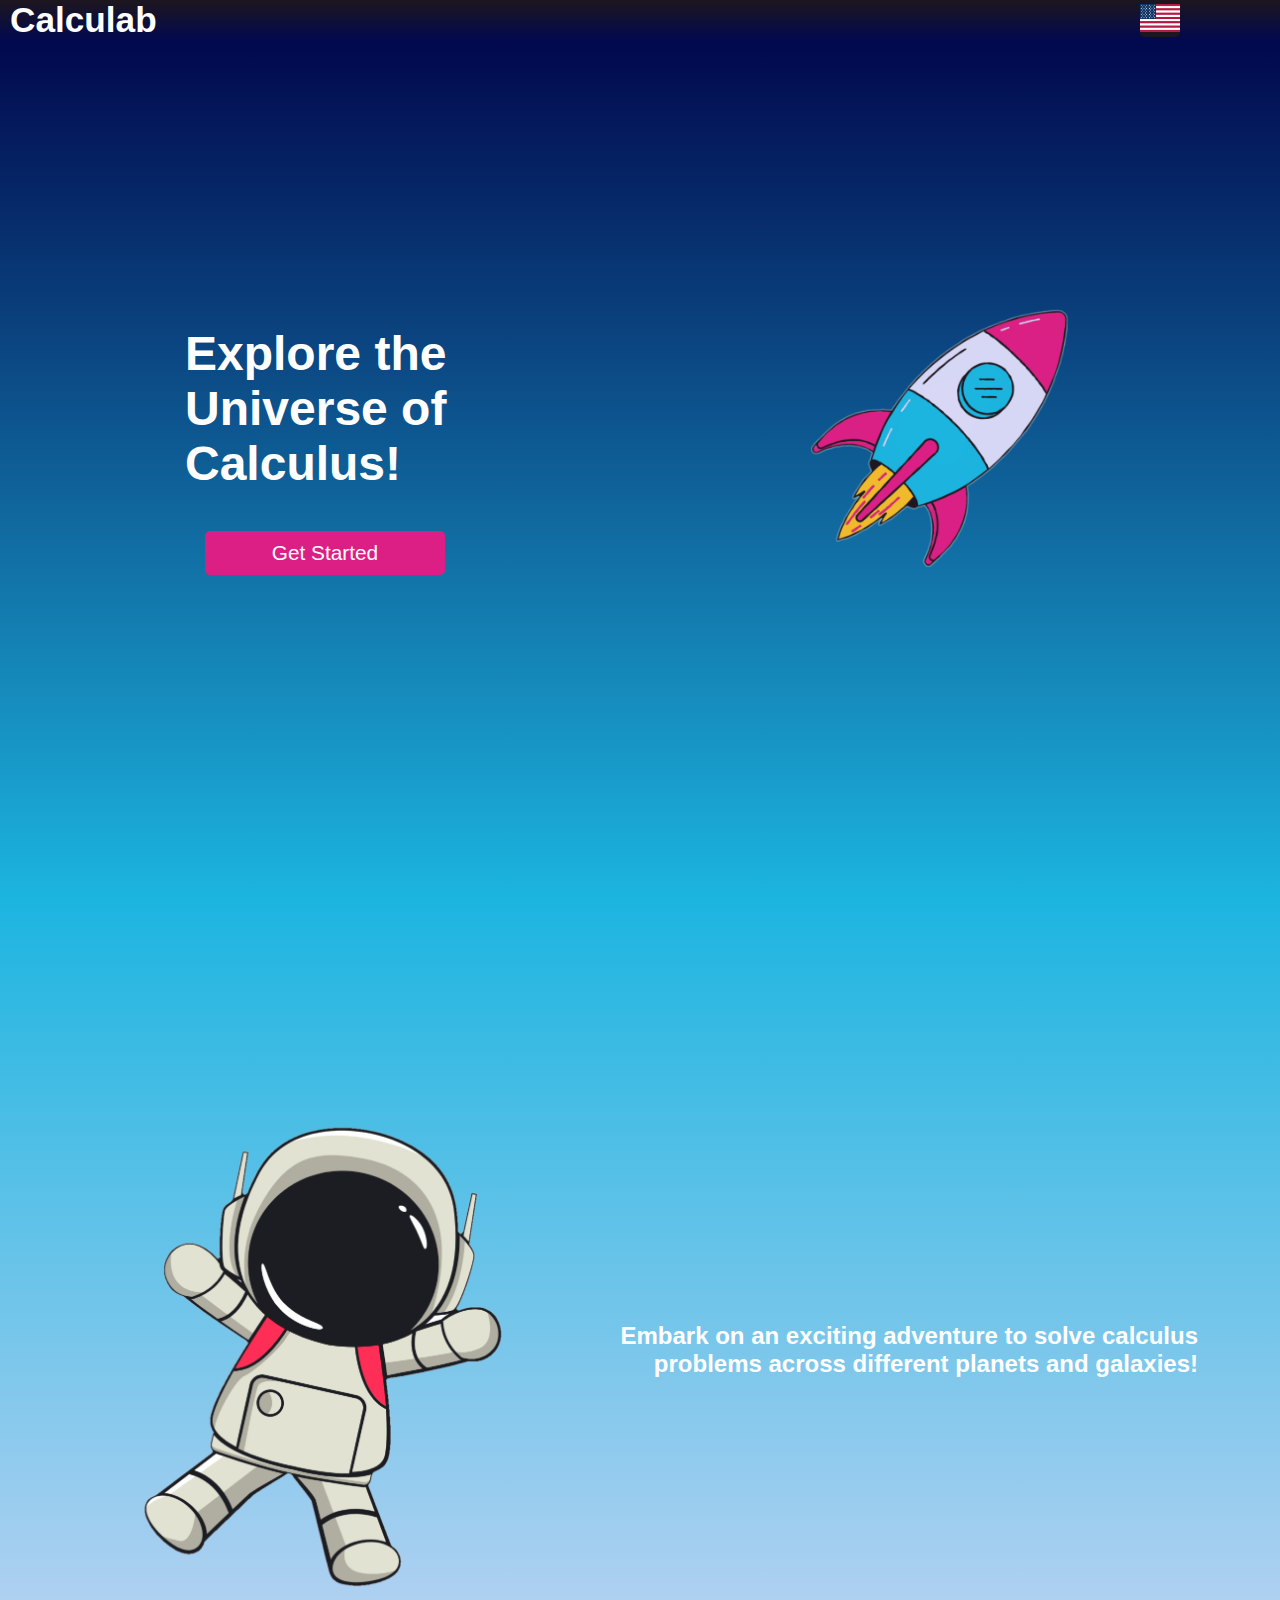
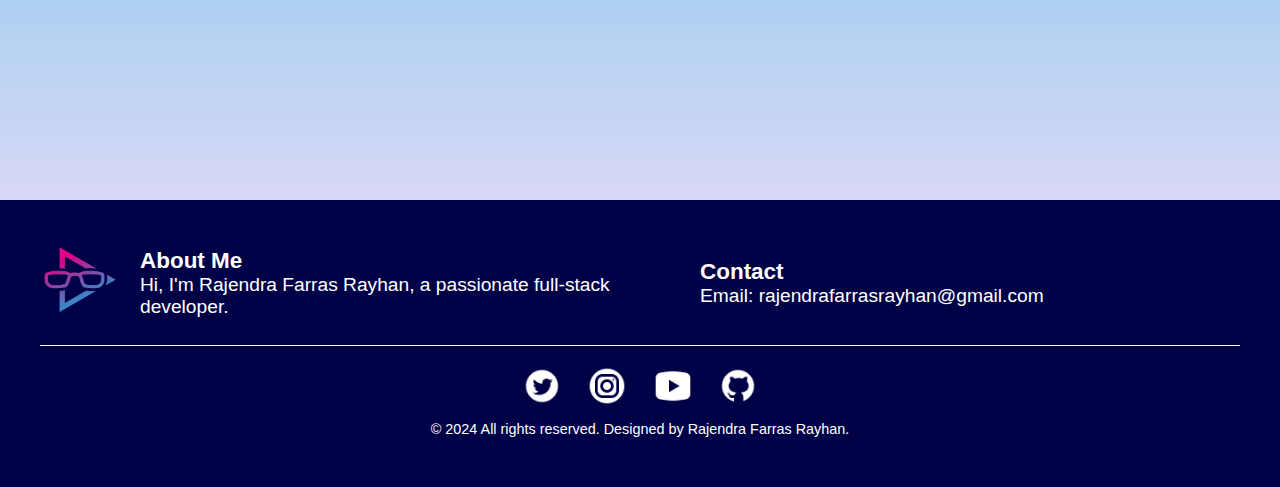
<file: index.html>
<!DOCTYPE html>
<html lang="en">
<head>
    <meta charset="UTF-8">
    <meta name="viewport" content="width=device-width, initial-scale=1.0">
    <title>Galaxy Quest - Calculus Virtual Lab</title>
    <link rel="stylesheet" href="style.css">
</head>
<body>
    <header>
        <nav>
            <div class="logo">
                <h1 class="logo-title">Calculab</h1>
            </div>
            <div class="dropdown">
                <button class="dropbtn" id="language-btn">
                    <img src="Media/Images/us_flag.png" alt="US Flag" class="flag">
                </button>
                <div class="dropdown-content">
                    <a data-lang-switch="en">
                        <img src="Media/Images/us_flag.png" alt="US Flag" class="flag"> <span id="enSwitch">English</span>
                    </a>
                    <a data-lang-switch="id">
                        <img src="Media/Images/id_flag.png" alt="ID Flag" class="flag"> Bahasa
                    </a>
                </div>
            </div>
        </nav>
    </header>
    <main>
        <section class="hero">
            <div class="hero-text">
                <h2 data-lang="en">Explore the Universe of Calculus!</h2>
                <h2 data-lang="id" style="display: none;">Jelajahi Alam Semesta Kalkulus!</h2>
                <a href="login.html"><button class="cta-btn" data-lang="en">Get Started</button></a>
                <a href="login.html"><button class="cta-btn" data-lang="id" style="display: none;">Mulai</button></a>
            </div>
            <div class="hero-image">
                <img src="Media/Images/rocket.png" alt="Rocket">
            </div>
        </section>
        <section class="web-description">
            <img src="Media/Images/Astronaut.png" alt="Astronaut">
            <h3 data-lang="en">Embark on an exciting adventure to solve calculus problems across different planets and galaxies!</p>
            <h3 data-lang="id" style="display: none;">Bergabunglah dalam petualangan seru untuk menyelesaikan soal-soal kalkulus di berbagai planet dan galaksi!</p>
            
        </section>
    </main>
    <footer>
        <div class="footer-content">
            <div class="personal-logo">
                <img src="Media/Images/Personal Logo.png" alt="Personal Logo">
            </div>
            <div class="about">
                <h3>About Me</h3>
                <p>Hi, I'm Rajendra Farras Rayhan, a passionate full-stack developer.</p>
            </div>
            <div class="contact">
                <h3>Contact</h3>
                <p>Email: <a href="mailto:rajendrafarrasrayhan@gmail.com">rajendrafarrasrayhan@gmail.com</a></p>
            </div>
            
        </div>
    
        <!-- Garis Lurus -->
        <hr class="footer-divider">
    
        <div class="footer-bottom">
            <ul class="social-links">
                <li><a href="https://x.com/TjapDjae77" target="_blank"><img src="Media/Images/Twitter Circled.png" alt="Twitter Logo"></a></li>
                <li><a href="https://www.instagram.com/farras_rayhan/" target="_blank"><img src="Media/Images/Instagram Circle.png" alt="Instagram Logo"></a></li>
                <li><a href="https://www.youtube.com/@TjapDjae77" target="_blank"><img src="Media/Images/YouTube.png" alt="YouTube Logo"></a></li>
                <li><a href="https://github.com/TjapDjae77" target="_blank"><img src="Media/Images/GitHub.png" alt="GitHub Logo"></a></li>
            </ul>
            <p>&copy; 2024 All rights reserved. Designed by Rajendra Farras Rayhan.</p>
        </div>
    </footer>
    
    <script src="script.js"></script>
</body>
</html>
</file>
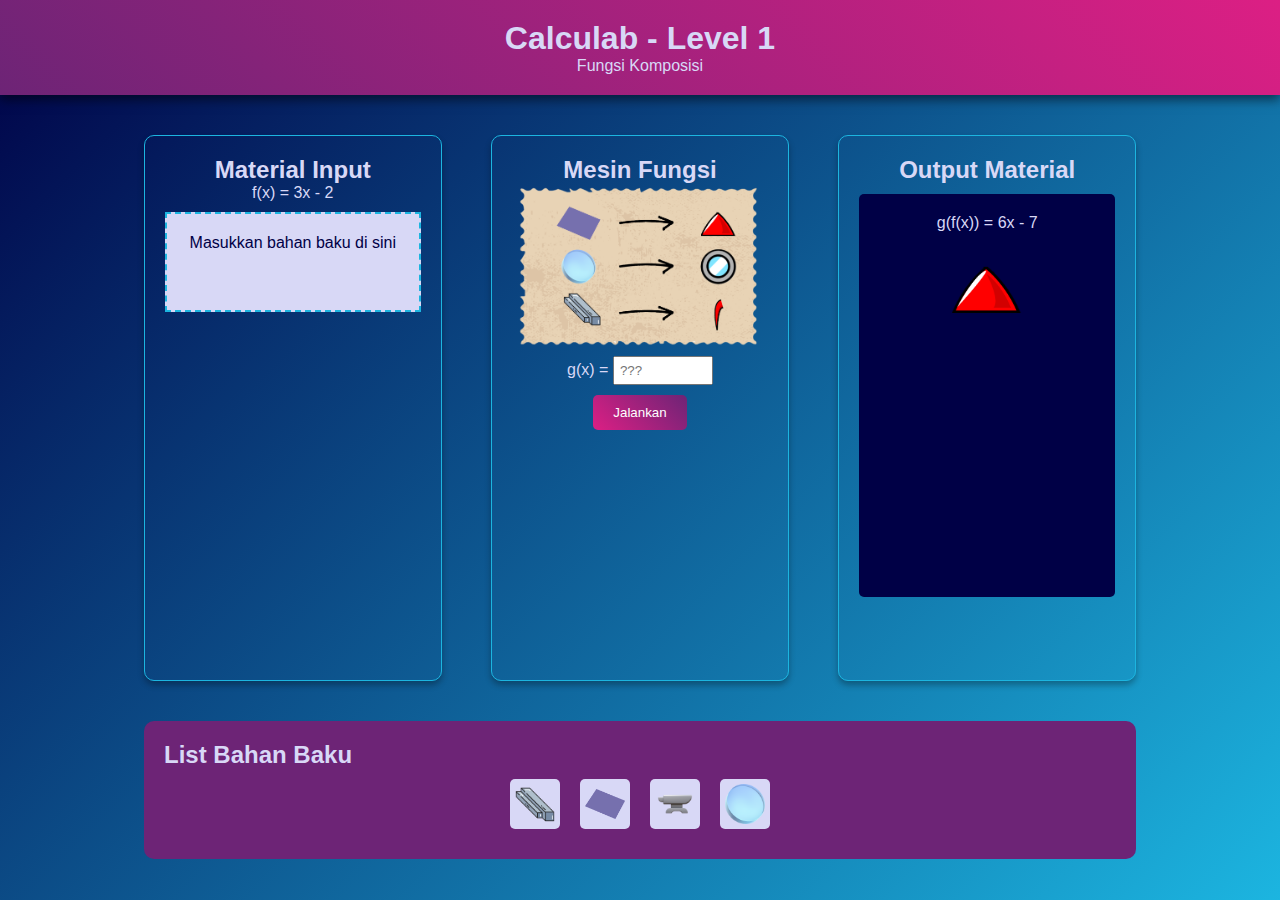
<file: level1.html>
<!DOCTYPE html>
<html lang="id">
<head>
    <meta charset="viewport" content="width=device-width, initial-scale=1.0">
    <meta charset="UTF-8">
    <title>Lab Virtual Kalkulus - Komposisi Fungsi</title>
    <link rel="stylesheet" href="level1style.css">
</head>
<body>
    <header>
        <h1>Calculab - Level 1</h1>
        <p>Fungsi Komposisi</p>
    </header>

    <main>
        <section class="game-area">
            <div class="material-input">
                <h2>Material Input</h2>
                <p>f(x) = 3x - 2</p>
                <div id="input-box" class="drop-zone">
                    <p id="placeholder-text">Masukkan bahan baku di sini</p>
                </div>
            </div>

            <div class="function-machine">
                <h2>Mesin Fungsi</h2>
                <img src="Media/Images/recipe.png" alt="Recipe">
                <p>g(x) = <input type="text" id="gx-input" placeholder="???"></p>
                <button id="process-btn">Jalankan</button>
            </div>

            <div class="output-material">
                <h2>Output Material</h2>
                <div id="output-box">
                    <p>g(f(x)) = 6x - 7</p>
                    <img src="Media/Images/NoseCone.png" alt="Nose Cone" class="output-pic">
                </div>
            </div>
        </section>

        <section class="materials-list">
            <h2>List Bahan Baku</h2>
            <div class="material-container">
                <div class="material" draggable="true" data-material="Aluminium">
                    <img src="Media/Images/aluminium.png" alt="Aluminium" class="material-pic">
                </div>
                <div class="material" draggable="true" data-material="Fiberglass">
                    <img src="Media/Images/fiberglass.png" alt="Fiberglass" class="material-pic">
                </div>
                <div class="material" draggable="true" data-material="Iron">
                    <img src="Media/Images/anvil.png" alt="Iron" class="material-pic">
                </div>
                <div class="material" draggable="true" data-material="Glass">
                    <img src="Media/Images/glass.png" alt="Glass" class="material-pic">
                </div>
            </div>
        </section>
    </main>

    <script src="level1script.js"></script>
</body>
</html>
</file>
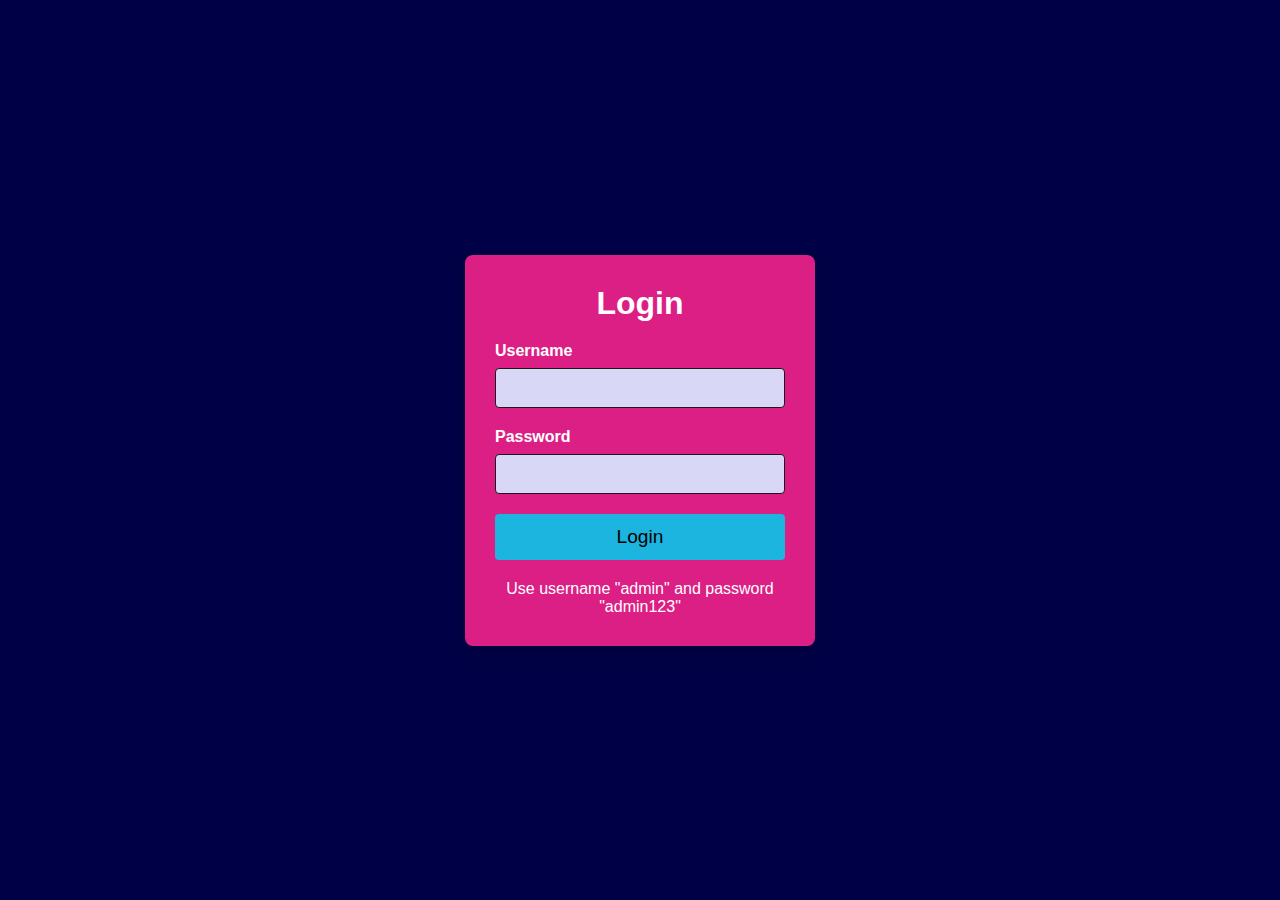
<file: login.html>
<!DOCTYPE html>
<html lang="en">
<head>
    <meta charset="UTF-8">
    <meta name="viewport" content="width=device-width, initial-scale=1.0">
    <title>Login</title>
    <link rel="stylesheet" href="loginstyle.css">
</head>
<body>
    <div class="login-container">
        <div class="login-box">
            <h2>Login</h2>
            <form id="loginForm">
                <div class="input-group">
                    <label for="username">Username</label>
                    <input type="text" id="username" name="username" required>
                </div>
                <div class="input-group">
                    <label for="password">Password</label>
                    <input type="password" id="password" name="password" required>
                </div>
                <button type="submit" class="login-btn">Login</button>
            </form>
            
            <p class="signup-text">Use username "admin" and password "admin123"</p>
        </div>
    </div>
    <script src="login.js"></script>
</body>
</html>
</file>
<file: style.css>
/* Palette Colors */
:root {
    --color-primary: #DC1F84; /* Pink */
    --color-secondary: #6D2476; /* Purple */
    --color-background-dark: #1D161E; /* Dark Background */
    --color-background-darker: #000046; /* Darker Background */
    --color-highlight: #1CB5E0; /* Cyan/Blue */
    --color-light: #D8D8F6; /* Light Lavender */
}
* {
    margin: 0;
    padding: 0;
    box-sizing: border-box;
}
body, html {
    font-family: 'Arial', sans-serif;
    display: flex;
    flex-direction: column;
    justify-content: center;
    align-items: center;
    min-height: 100vh;
    min-width: 100%;
    text-align: center;
}
header {
    background: linear-gradient(to bottom, #1D161E, #02094E);
    color: white;
    position: fixed;
    top: 0;
    width: 100%;
    height: 40px;
    z-index: 1000;
    transition: background-color 0.3s ease;
}
nav {
    display: flex;
    justify-content: space-between;
    align-items: center;
}
.logo h1 {
    margin-left: 10px;
    font-size: 2.2rem;
}
.dropdown {
    position: relative;
    display: inline-block;
}
.dropbtn {
    background-color: #1D161E;
    color: white;
    border: none;
    cursor: pointer;
    border-radius: 5px;
    font-size: 20px;
    margin-right: 100px;
}
.dropdown-content {
    display: none;
    position: absolute;
    background-color: #333;
    min-width: 120px;
    box-shadow: 0px 8px 16px rgba(0, 0, 0, 0.2);
    z-index: 1;
    border-radius: 5px;
    cursor: pointer;
}
.dropdown-content img {
    margin-right: 6px;
}
.dropdown-content a {
    color: white;
    padding: 12px 16px;
    text-decoration: none;
    display: block;
    font-size: 1rem;
}
.dropdown-content a:hover {
    background-color: #555;
}
.dropdown:hover .dropdown-content {
    display: block;
}
.flag {
    width: 40px;
    height: 28px;
}
main {
    min-width: 100%;
}
/* Hero Section */
.hero {
    background: linear-gradient(to bottom, #000046, #1CB5E0);
    display: flex;
    flex-direction: row;
    justify-content: space-around;
    align-items: center;
}
.hero-text {
    max-width: 280px;
    text-align: center;
    color: white;
}
.hero h2 {
    font-size: 3rem;
    margin-bottom: 20px;
    text-align: left;
}
.hero-image {
    width: 300px;
    height: auto;
    margin-bottom: 20px;
}
.cta-btn {
    background-color: var(--color-primary);
    color: white;
    padding: 10px 20px;
    border: none;
    border-radius: 5px;
    cursor: pointer;
    margin-top: 20px;
    text-decoration: none;
    width: 240px;
    font-size: 1.3rem;
}
.cta-btn:hover {
    background-color: #E85CA7;
}
.hero-image img {
    max-width: 100%;
}
/* Section */
section {
    display: flex;
    justify-content: center;
    align-items: center;
    height: 100vh; /* Each section takes full viewport height */
    padding: 20px;
    text-align: center;
}
p {
    font-size: 1.2rem;
}
.web-description {
    background: linear-gradient(to bottom, #1CB5E0, #D8D8F6); /* Gradient from cyan to pink */
    height: 100vh;
    display: flex;
    justify-content: center;
    align-items: center;
    text-align: right;
    padding: 20px;
}
.web-description h3 {
    font-size: 1.5rem;
    max-width: 50%;
    color: white;
}
.web-description img {
    max-width: 40%;
    height: auto;
}

/* Footer */
footer {
    background-color: var(--color-background-darker);
    width: 100%;
    color: white;
    text-align: center;
    padding: 40px;
    font-size: 1.2rem;
}

.footer-content {
    display: flex;
    justify-content: space-between;
    align-items: center;
    margin-bottom: 20px;
}

.about, .contact {
    flex: 1;
    text-align: left;
    padding: 0 20px;
}

.personal-logo img {
    width: 80px;
    border-radius: 50%;
}

footer a {
    color: white;
    text-decoration: none;
}

footer a:hover {
    text-decoration: underline;
}

.social-links li {
    list-style-type: none;
    display: inline;
    margin: 0 10px;
}

.social-links li img {
    width: 40px;
}

.footer-divider {
    border: 0;
    height: 1px;
    background: white;
    margin: 20px 0;
}

.footer-bottom {
    margin-top: 20px;
}

.footer-bottom p {
    margin: 10px 0;
    font-size: 0.9rem;
}

/* Style for when "Get Started" becomes visible in the navbar */
.fixed-btn {
    display: none;
}
.fixed-btn.show {
    display: inline-block;
    background-color: var(--color-primary);
    color: white;
    margin-right: 20px;
    margin-bottom: 5px;
    padding: 10px 10px;
    border: none;
    border-radius: 5px;
    cursor: pointer;
    text-decoration: none;
}
.fixed-btn.show:hover {
    background-color: #E85CA7;
}
/* Responsive Design */
@media (max-width: 768px) {
    .dropbtn {
        display: none; /* Hilangkan tombol bahasa pada mobile */
    }
    .logo {
        text-align: center;
        width: 100%;
    }
    .logo h1 {
        font-size: 1.8rem;
    }
    .hero {
        flex-direction: column;
        text-align: center;
    }
    .hero-text {
        order: 2;
        margin-top: 20px;
    }
    .hero-image {
        order: 1;
        width: 300px;
        margin-bottom: -160px;
    }
    .hero h2 {
        font-size: 2rem;
        text-align: center;
    }
    .cta-btn {
        font-size: 1rem;
        padding: 8px 16px;
        width: 80%;
    }
    .web-description {
        flex-direction: column;
    }

    .web-description h3 {
        font-size: 1.5rem;
        max-width: 90%;
        text-align: center;
    }
    .web-description img {
        max-width: 60%;
        margin-top: 20px;
        margin-bottom: 60px;
    }
    .fixed-btn {
        display: none;
    }
    
    .fixed-btn.show {
        display: inline-block;
        width: 20%;
        background-color: var(--color-primary);
        color: white;
        margin-right: 20px;
        padding: 10px 5px;
        border: none;
        border-radius: 5px;
        cursor: pointer;
        text-decoration: none;
        font-size: 0.8rem;
    }

    .fixed-btn.show:hover {
        background-color: #E85CA7;
    }
}
</file>
<file: level1style.css>
/* Palet warna dengan gradien */
:root {
    --pink: #DC1F84;
    --purple: #6D2476;
    --dark-bg: #1D161E;
    --darker-bg: #000046;
    --cyan: #1CB5E0;
    --light-lavender: #D8D8F6;
}

* {
    margin: 0;
    padding: 0;
    box-sizing: border-box;
}

html, body {
    height: 100%;
    width: 100%;
    font-family: Arial, sans-serif;
    background: linear-gradient(135deg, var(--darker-bg), var(--cyan));
    color: var(--light-lavender);
    overflow: hidden;
}

header {
    text-align: center;
    background: linear-gradient(45deg, var(--purple), var(--pink));
    color: var(--light-lavender);
    padding: 20px;
    box-shadow: 0 5px 10px rgba(0, 0, 0, 0.5);
}

main {
    display: flex;
    flex-direction: column;
    align-items: center;
    padding: 20px;
    height: calc(100vh - 80px); /* Adjust for header height */
}

.game-area {
    display: flex;
    justify-content: space-between;
    width: 80%;
    margin: 20px 0;
    height: 70%;
}

.material-input, .function-machine, .output-material {
    border: 1px solid var(--cyan);
    border-radius: 10px;
    padding: 20px;
    width: 30%;
    text-align: center;
    box-shadow: 0 4px 6px rgba(0, 0, 0, 0.3);
    height: 100%;
}

.function-machine img {
    width: 100%;
}

.drop-zone {
    border: 2px dashed var(--cyan);
    padding: 20px;
    margin-top: 10px;
    background-color: var(--light-lavender);
    display: flex;
    flex-wrap: wrap;
    justify-content: center;
    min-height: 100px;
}

#placeholder-text {
    color: var(--darker-bg);
}

.material-drop-item {
    position: relative;
    margin: 10px;
    display: inline-block;
    border: 3px solid black;
}

.material-drop-item img {
    max-width: 50px;
}

#plus-sign {
    color: black;
    padding: 20px;
}

.delete-btn {
    position: absolute;
    top: 0;
    right: 0;
    background-color: var(--pink);
    border: none;
    border-radius: 50%;
    width: 15px;
    height: 15px;
    color: white;
    font-size: 10px;
    cursor: pointer;
}

#gx-input {
    width: 100px;
    padding: 5px;
}

#process-btn {
    margin-top: 10px;
    padding: 10px 20px;
    background: linear-gradient(45deg, var(--pink), var(--purple));
    color: white;
    border: none;
    border-radius: 5px;
    cursor: pointer;
}

#output-box {
    padding: 20px;
    background-color: var(--darker-bg);
    border-radius: 5px;
    margin-top: 10px;
    height: 80%;
    display: flex;
    flex-direction: column;
    align-items: center;
}

.output-pic {
    width: 70px;
    margin-top: 2rem;
}

.materials-list {
    width: 80%;
    margin: 20px 0;
    padding: 20px;
    background-color: var(--purple);
    border-radius: 10px;
}

.material-container {
    width: 100%;
    display: flex;
    justify-content: center;
}

.material {
    padding: 5px;
    margin: 10px;
    background-color: var(--light-lavender);
    border-radius: 5px;
    cursor: pointer;
    display: flex;
    text-align: center;
    align-items: center;
    transition: background-color 0.3s ease;
}

.material-pic {
    max-width: 40px;
}

.material:hover {
    background-color: var(--cyan);
}
</file>
<file: loginstyle.css>
/* Mengacu pada color palette yang Anda miliki */
:root {
    --color-primary: #DC1F84; /* Pink */
    --color-secondary: #6D2476; /* Purple */
    --color-background-dark: #1D161E; /* Dark Background */
    --color-background-darker: #000046; /* Darker Background */
    --color-highlight: #1CB5E0; /* Cyan/Blue */
    --color-light: #D8D8F6; /* Light Lavender */
}

* {
    box-sizing: border-box;
    margin: 0;
    padding: 0;
}

body {
    background-color: var(--color-background-darker);
    font-family: Arial, sans-serif;
    display: flex;
    justify-content: center;
    align-items: center;
    height: 100vh;
}

.login-container {
    display: flex;
    justify-content: center;
    align-items: center;
    width: 100%;
    height: 100%;
}

.login-box {
    background-color: var(--color-primary);
    padding: 30px;
    border-radius: 8px;
    box-shadow: 0 8px 16px rgba(0, 0, 0, 0.1);
    text-align: center;
    width: 350px;
}

.login-box h2 {
    color: white;
    margin-bottom: 20px;
    font-size: 2rem;
}

.input-group {
    margin-bottom: 20px;
    text-align: left;
}

.input-group label {
    display: block;
    margin-bottom: 8px;
    color: white;
    font-weight: bold;
}

.input-group input {
    width: 100%;
    padding: 10px;
    border: 1px solid var(--color-background-dark);
    border-radius: 4px;
    background-color: var(--color-light);
    color: var(--input-text-color);
    font-size: 1rem;
}

.login-btn {
    width: 100%;
    padding: 12px;
    background-color: var(--color-highlight);
    border: none;
    color: var(--text-color);
    font-size: 1.2rem;
    border-radius: 4px;
    cursor: pointer;
    transition: background-color 0.3s;
}

.login-btn:hover {
    background-color: var(--color-light);
}

.signup-text {
    margin-top: 20px;
    color: white;
}

.signup-text a {
    color: var(--color-highlight);
    text-decoration: none;
}

.signup-text a:hover {
    color: var(--color-light);
}
</file>
